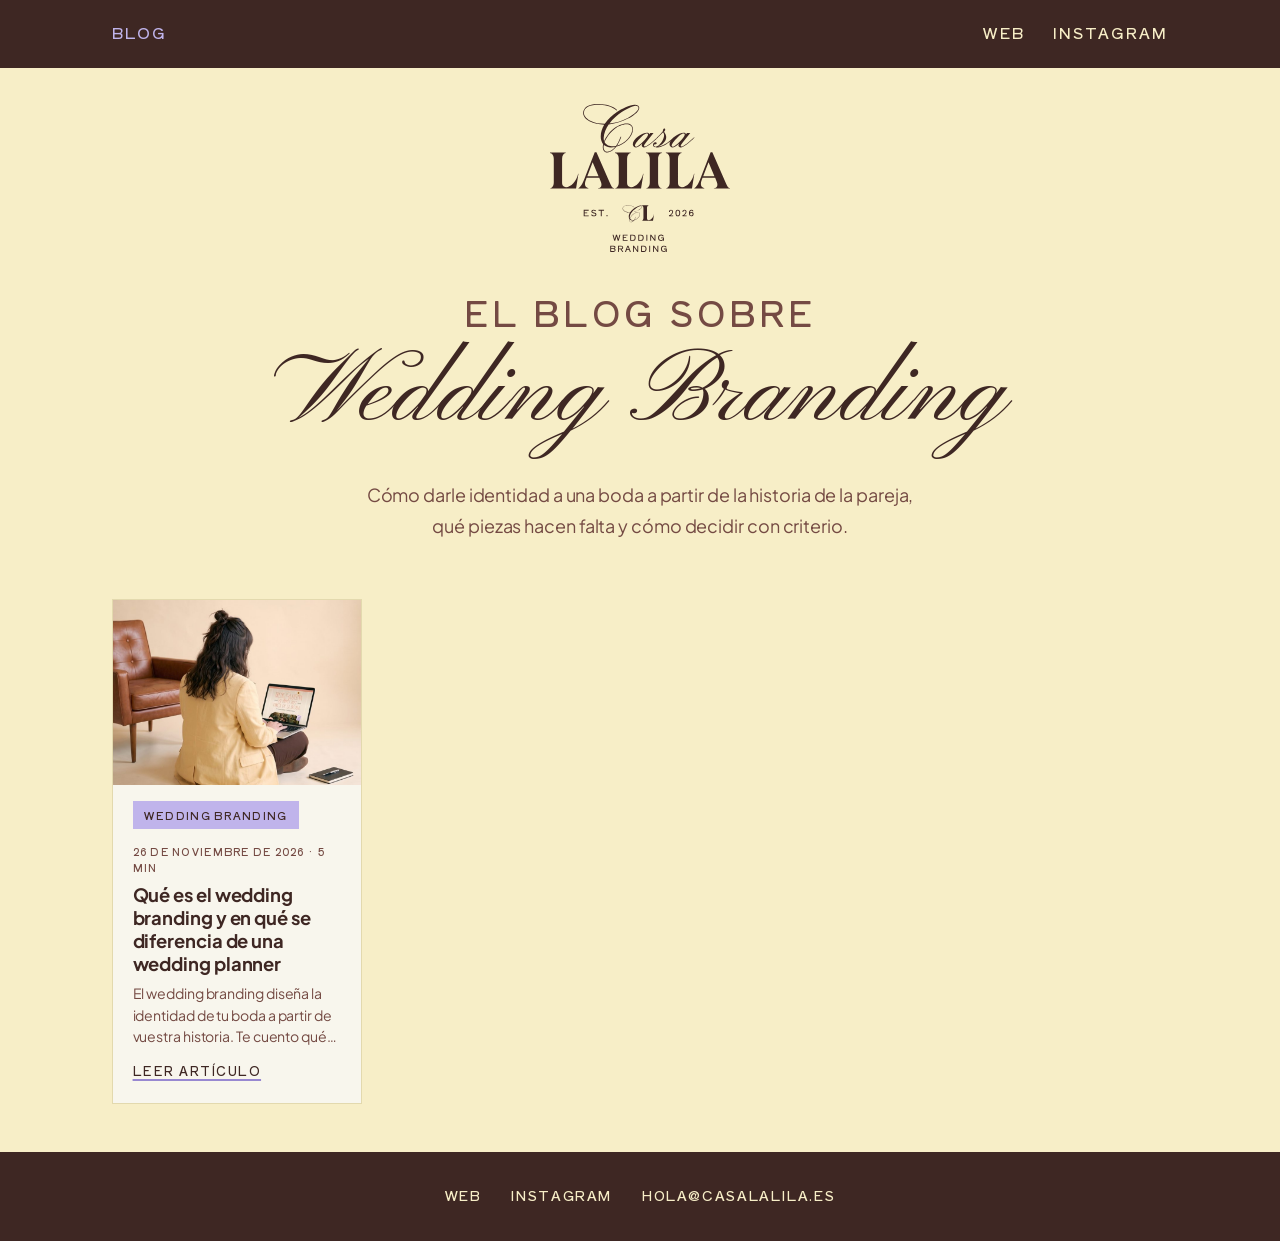
<file: index.html>
<!DOCTYPE html>
<html lang="es">
<head>
<meta charset="utf-8">
<meta name="viewport" content="width=device-width, initial-scale=1">
<title>Blog de wedding branding | Casa Lalila</title>
<meta name="description" content="Artículos sobre wedding branding: cómo darle identidad a tu boda a partir de vuestra historia, qué piezas necesitáis y cómo decidir con criterio.">
<link rel="canonical" href="https://blog.casalalila.es/">
<meta property="og:locale" content="es_ES">
<meta property="og:type" content="website">
<meta property="og:site_name" content="Casa Lalila">
<meta property="og:title" content="Blog de wedding branding | Casa Lalila">
<meta property="og:description" content="Artículos sobre wedding branding: cómo darle identidad a tu boda a partir de vuestra historia, qué piezas necesitáis y cómo decidir con criterio.">
<meta property="og:url" content="https://blog.casalalila.es/">
<meta property="og:image" content="https://blog.casalalila.es/img/og.png">
<meta name="twitter:card" content="summary_large_image">
<meta name="twitter:image" content="https://blog.casalalila.es/img/og.png">
<script type="module" src="https://static.cloudflareinsights.com/beacon.min.js" data-cf-beacon='{"token": "1945aec1911a4d668f0e3e09b186d6c2"}'></script>
<meta name="theme-color" content="#F7EEC7">
<link rel="alternate" type="application/rss+xml" title="Casa Lalila · Blog" href="https://blog.casalalila.es/feed.xml">
<link rel="icon" type="image/png" href="/img/favicon.png">
<link rel="apple-touch-icon" href="/img/apple-touch-icon.png">
<link rel="preload" href="/fuentes/jakarta-400.woff2" as="font" type="font/woff2" crossorigin>
<link rel="preload" href="/fuentes/shippori-400.woff2" as="font" type="font/woff2" crossorigin>
<link rel="stylesheet" href="/style.css">
<script type="application/ld+json">{"@context": "https://schema.org", "@type": "Blog", "name": "Casa Lalila · Blog", "description": "Artículos sobre wedding branding: cómo darle identidad a tu boda a partir de vuestra historia, qué piezas necesitáis y cómo decidir con criterio.", "url": "https://blog.casalalila.es/", "inLanguage": "es", "publisher": {"@type": "Organization", "name": "Casa Lalila", "url": "https://casalalila.es"}}</script>
</head>
<body>
<a class="saltar" href="#principal">Saltar al contenido</a>
<header class="cabecera">
  <div class="cabecera-int">
    <nav class="menu" aria-label="Blog">
      <a href="/" aria-current="page">Blog</a>
    </nav>
    <nav class="menu" aria-label="Enlaces de Casa Lalila">
      <a href="https://casalalila.es">Web</a>
      <a href="https://www.instagram.com/casa_lalila/">Instagram</a>
    </nav>
  </div>
</header>
<div class="marca-fila">
  <a class="logo" href="/" aria-label="Casa Lalila, wedding branding. Ir al inicio del blog"><img src="/img/logo-oscuro.svg" width="760" height="628" alt="Casa Lalila, wedding branding"></a>
</div>
<main id="principal">
<div class="contenedor portada">
  <section class="intro">
    <p class="etiqueta">El blog sobre</p>
    <h1><span class="manuscrita">Wedding Branding</span></h1>
    <p>Cómo darle identidad a una boda a partir de la historia de la pareja, qué piezas hacen falta y cómo decidir con criterio.</p>
  </section>
  <ul class="lista">
<li>
  <a class="miniatura" href="/que-es-el-wedding-branding/" tabindex="-1" aria-hidden="true"><img src="/img/que-es-wedding-branding.jpg" width="1200" height="630" alt="" loading="lazy"></a>
  <span class="chip">Wedding branding</span>
  <p class="meta"><time datetime="2026-11-26">26 de noviembre de 2026</time> · 5 min</p>
  <h2><a href="/que-es-el-wedding-branding/">Qué es el wedding branding y en qué se diferencia de una wedding planner</a></h2>
  <p>El wedding branding diseña la identidad de tu boda a partir de vuestra historia. Te cuento qué incluye y en qué se diferencia de una wedding planner.</p>
  <a class="leer" href="/que-es-el-wedding-branding/" aria-label="Leer: Qué es el wedding branding y en qué se diferencia de una wedding planner">Leer artículo</a>
</li>
  </ul>
  
</div>
</main>
<footer class="pie">
  <div class="contenedor">
    <nav aria-label="Pie">
      <a href="https://casalalila.es">Web</a>
      <a href="https://www.instagram.com/casa_lalila/">Instagram</a>
      <a href="mailto:hola@casalalila.es">hola@casalalila.es</a>
    </nav>
  </div>
</footer>
</body>
</html>
</file>
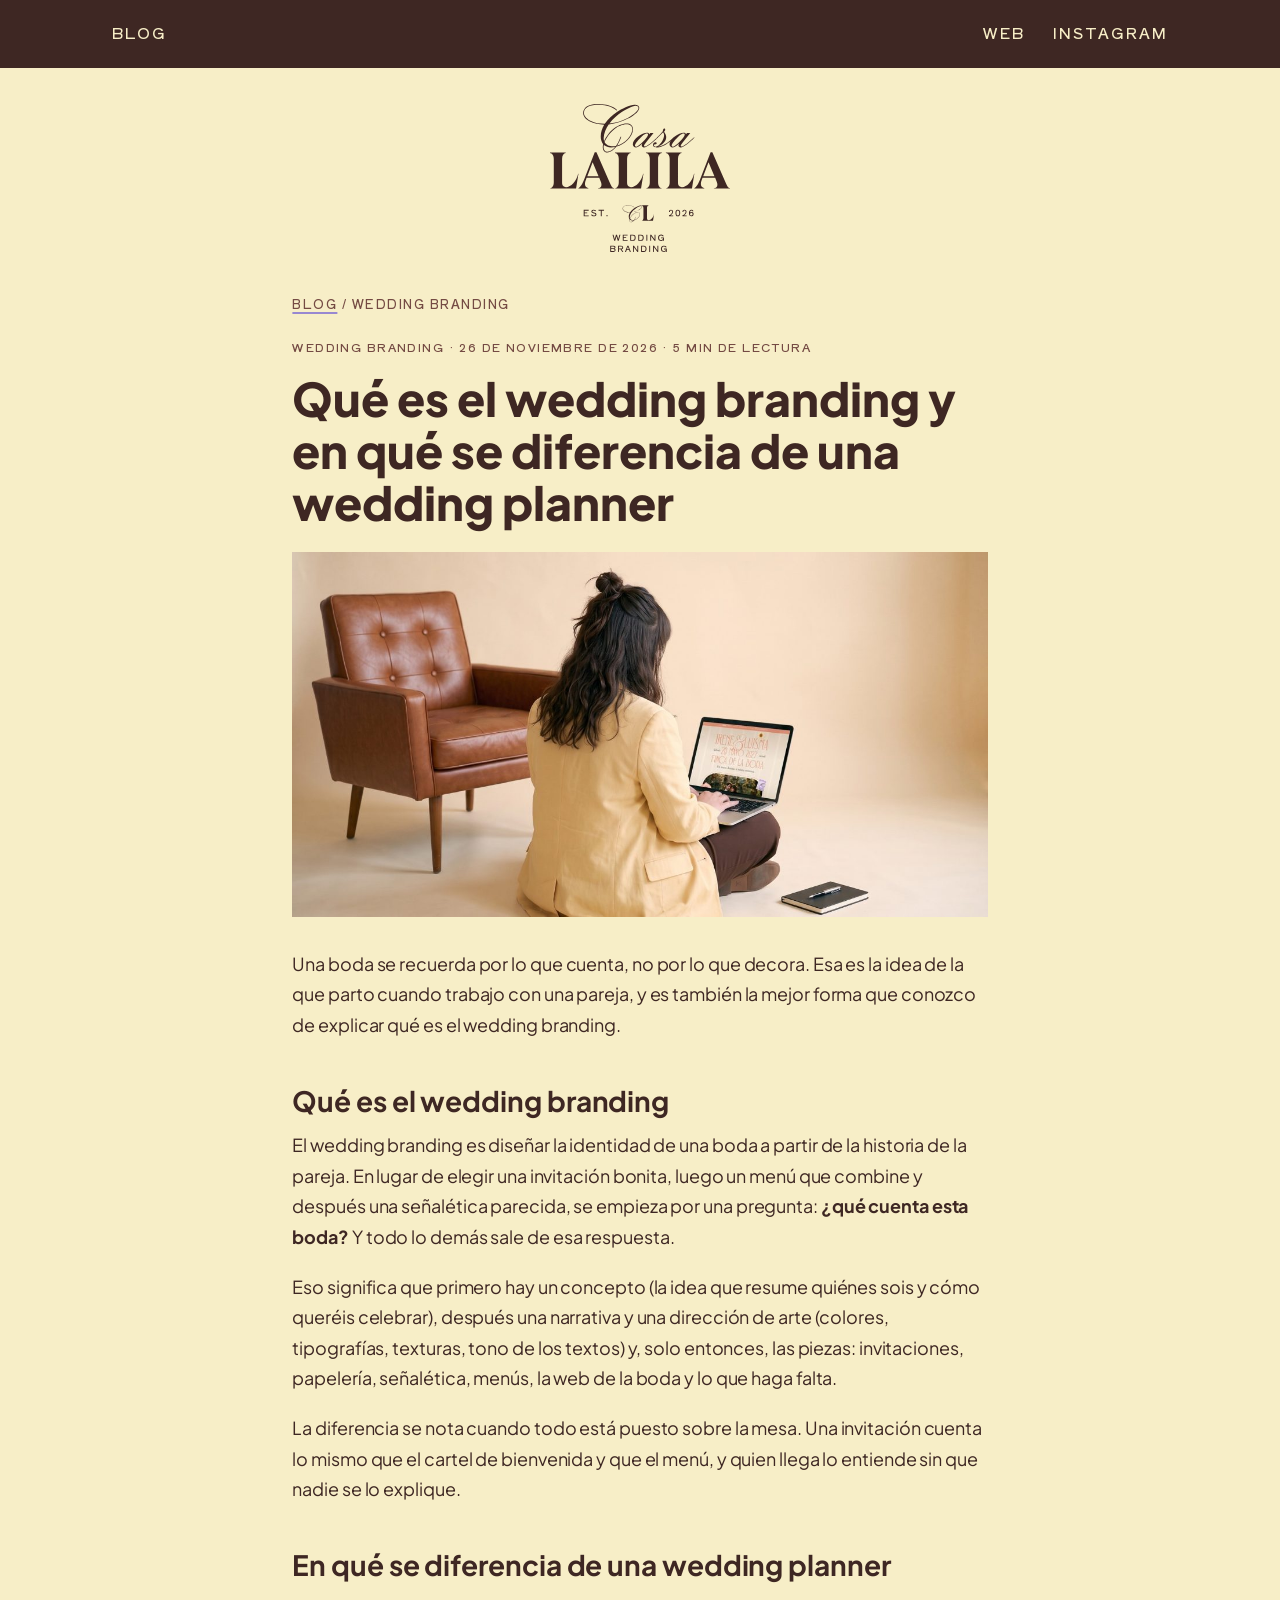
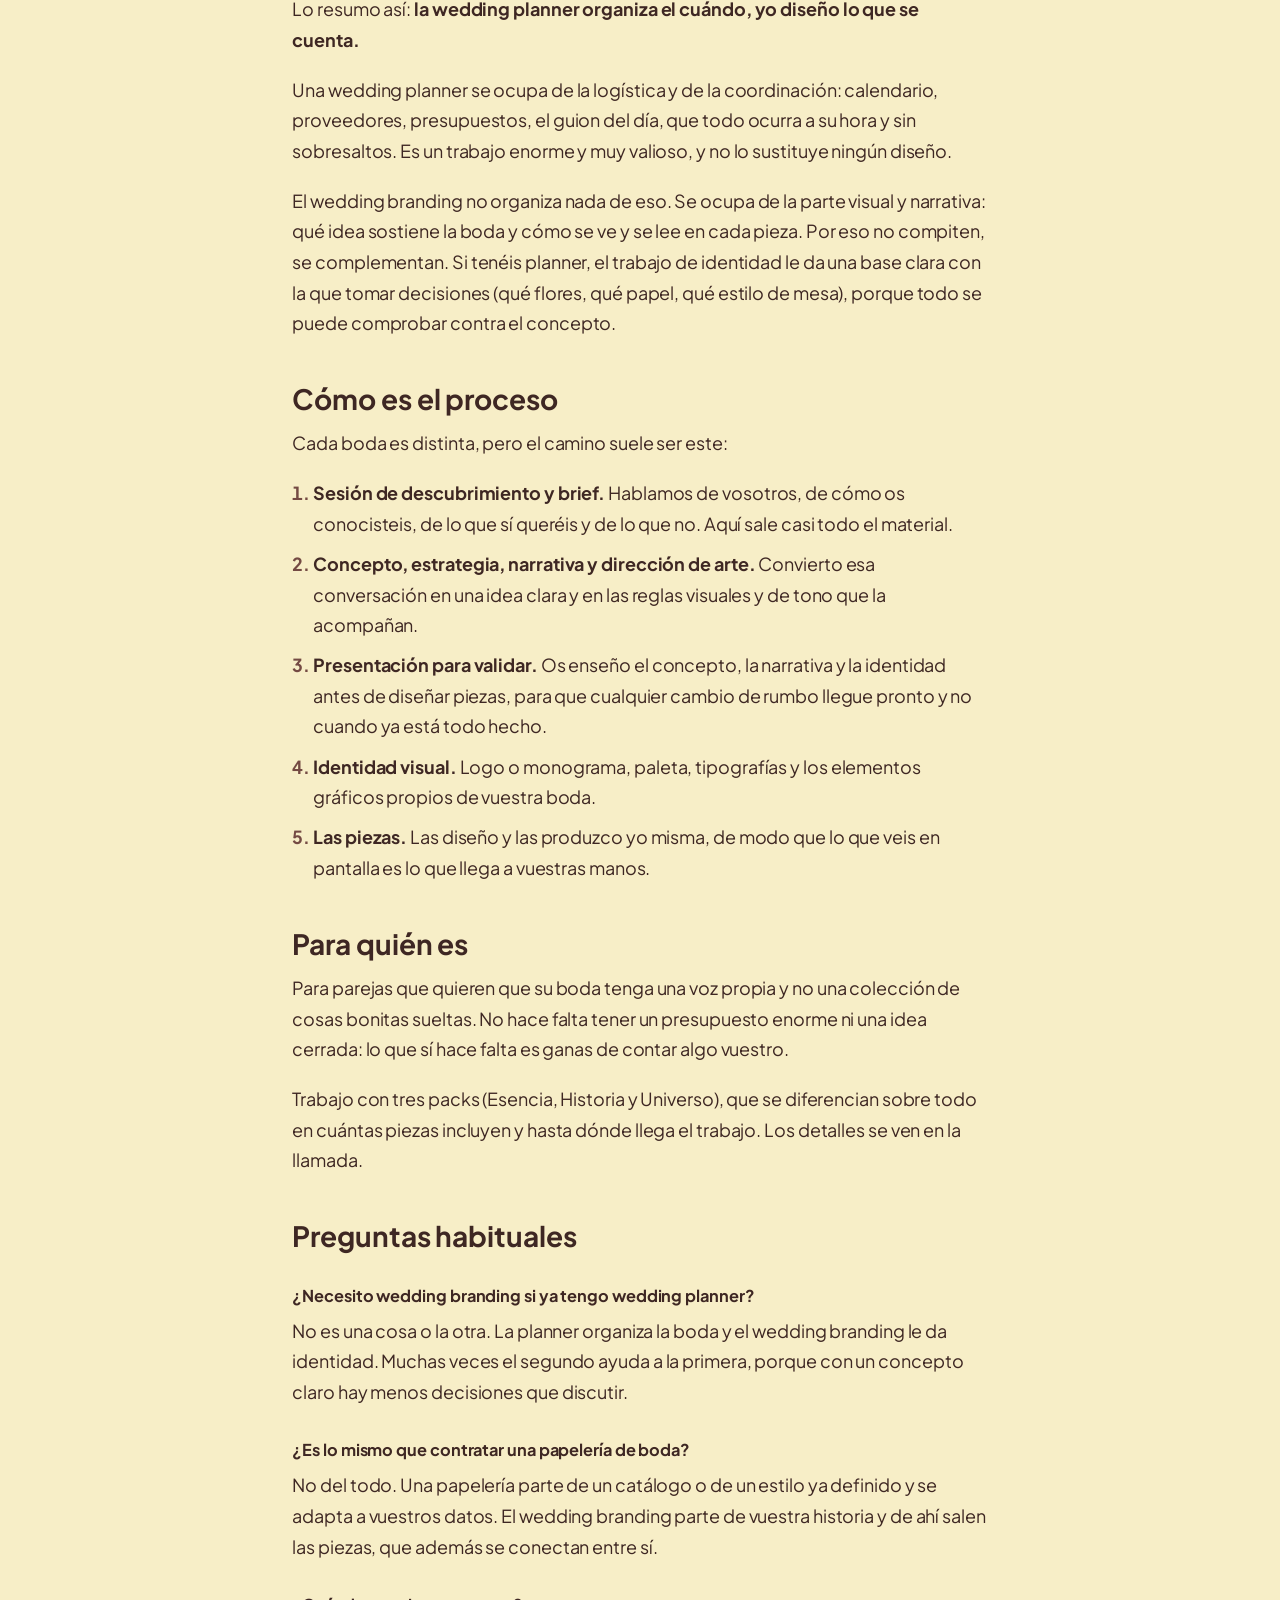
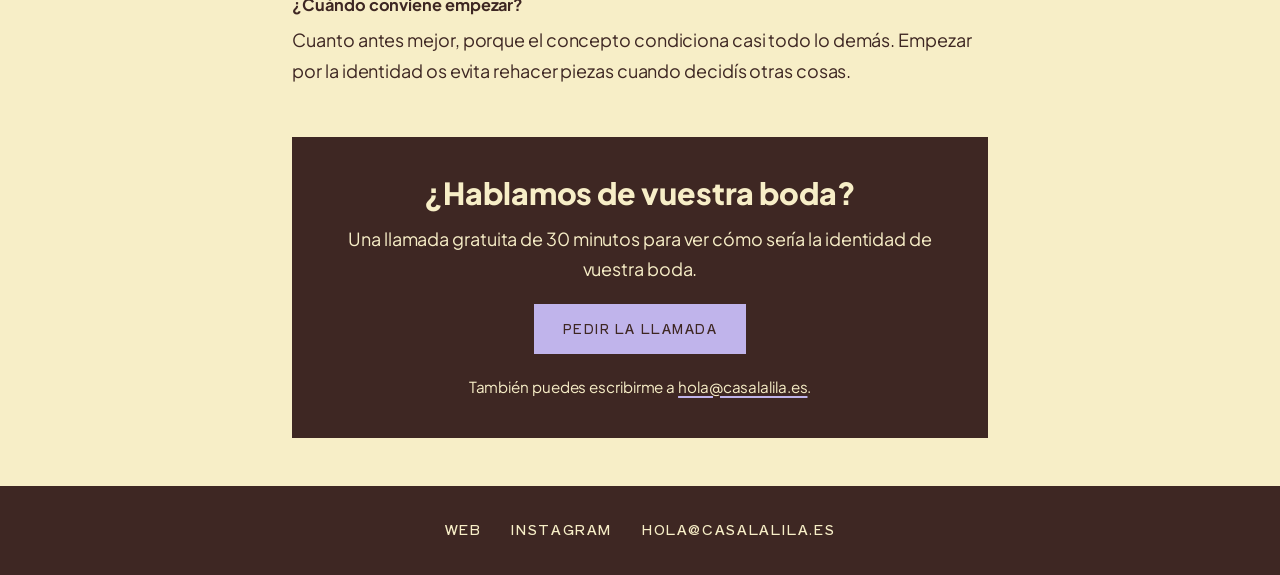
<file: que-es-el-wedding-branding/index.html>
<!DOCTYPE html>
<html lang="es">
<head>
<meta charset="utf-8">
<meta name="viewport" content="width=device-width, initial-scale=1">
<title>Wedding branding: qué es y en qué se diferencia de una planner</title>
<meta name="description" content="El wedding branding diseña la identidad de tu boda a partir de vuestra historia. Te cuento qué incluye y en qué se diferencia de una wedding planner.">
<link rel="canonical" href="https://blog.casalalila.es/que-es-el-wedding-branding/">
<meta property="og:locale" content="es_ES">
<meta property="og:type" content="article">
<meta property="og:site_name" content="Casa Lalila">
<meta property="og:title" content="Wedding branding: qué es y en qué se diferencia de una planner">
<meta property="og:description" content="El wedding branding diseña la identidad de tu boda a partir de vuestra historia. Te cuento qué incluye y en qué se diferencia de una wedding planner.">
<meta property="og:url" content="https://blog.casalalila.es/que-es-el-wedding-branding/">
<meta property="og:image" content="https://blog.casalalila.es/img/que-es-wedding-branding.jpg">
<meta name="twitter:card" content="summary_large_image">
<meta name="twitter:image" content="https://blog.casalalila.es/img/que-es-wedding-branding.jpg">
<script type="module" src="https://static.cloudflareinsights.com/beacon.min.js" data-cf-beacon='{"token": "1945aec1911a4d668f0e3e09b186d6c2"}'></script>
<meta name="theme-color" content="#F7EEC7">
<link rel="alternate" type="application/rss+xml" title="Casa Lalila · Blog" href="https://blog.casalalila.es/feed.xml">
<link rel="icon" type="image/png" href="/img/favicon.png">
<link rel="apple-touch-icon" href="/img/apple-touch-icon.png">
<link rel="preload" href="/fuentes/jakarta-400.woff2" as="font" type="font/woff2" crossorigin>
<link rel="preload" href="/fuentes/shippori-400.woff2" as="font" type="font/woff2" crossorigin>
<link rel="stylesheet" href="/style.css">
<script type="application/ld+json">{"@context": "https://schema.org", "@type": "Article", "headline": "Qué es el wedding branding y en qué se diferencia de una wedding planner", "description": "El wedding branding diseña la identidad de tu boda a partir de vuestra historia. Te cuento qué incluye y en qué se diferencia de una wedding planner.", "datePublished": "2026-11-26", "dateModified": "2026-11-26", "image": "https://blog.casalalila.es/img/que-es-wedding-branding.jpg", "inLanguage": "es", "mainEntityOfPage": "https://blog.casalalila.es/que-es-el-wedding-branding/", "author": {"@type": "Person", "name": "Irene", "url": "https://casalalila.es"}, "publisher": {"@type": "Organization", "name": "Casa Lalila", "url": "https://casalalila.es", "logo": {"@type": "ImageObject", "url": "https://blog.casalalila.es/img/logo-oscuro.png"}}}</script>
<script type="application/ld+json">{"@context": "https://schema.org", "@type": "BreadcrumbList", "itemListElement": [{"@type": "ListItem", "position": 1, "name": "Blog", "item": "https://blog.casalalila.es/"}, {"@type": "ListItem", "position": 2, "name": "Qué es el wedding branding y en qué se diferencia de una wedding planner", "item": "https://blog.casalalila.es/que-es-el-wedding-branding/"}]}</script>
<script type="application/ld+json">{"@context": "https://schema.org", "@type": "FAQPage", "mainEntity": [{"@type": "Question", "name": "¿Necesito wedding branding si ya tengo wedding planner?", "acceptedAnswer": {"@type": "Answer", "text": "No es una cosa o la otra. La planner organiza la boda y el wedding branding le da identidad. Muchas veces el segundo ayuda a la primera, porque con un concepto claro hay menos decisiones que discutir."}}, {"@type": "Question", "name": "¿Es lo mismo que contratar una papelería de boda?", "acceptedAnswer": {"@type": "Answer", "text": "No del todo. Una papelería parte de un catálogo o de un estilo ya definido y se adapta a vuestros datos. El wedding branding parte de vuestra historia y de ahí salen las piezas, que además se conectan entre sí."}}, {"@type": "Question", "name": "¿Cuándo conviene empezar?", "acceptedAnswer": {"@type": "Answer", "text": "Cuanto antes mejor, porque el concepto condiciona casi todo lo demás. Empezar por la identidad os evita rehacer piezas cuando decidís otras cosas."}}]}</script>
</head>
<body>
<a class="saltar" href="#principal">Saltar al contenido</a>
<header class="cabecera">
  <div class="cabecera-int">
    <nav class="menu" aria-label="Blog">
      <a href="/">Blog</a>
    </nav>
    <nav class="menu" aria-label="Enlaces de Casa Lalila">
      <a href="https://casalalila.es">Web</a>
      <a href="https://www.instagram.com/casa_lalila/">Instagram</a>
    </nav>
  </div>
</header>
<div class="marca-fila">
  <a class="logo" href="/" aria-label="Casa Lalila, wedding branding. Ir al inicio del blog"><img src="/img/logo-oscuro.svg" width="760" height="628" alt="Casa Lalila, wedding branding"></a>
</div>
<main id="principal">
<div class="contenedor">
  <nav class="migas" aria-label="Migas de pan"><a href="/">Blog</a> / Wedding branding</nav>
  <article>
    <header class="entrada-cabecera">
      <p class="meta">Wedding branding · <time datetime="2026-11-26">26 de noviembre de 2026</time> · 5 min de lectura</p>
      <h1>Qué es el wedding branding y en qué se diferencia de una wedding planner</h1>
    </header>
    <figure class="portada-articulo"><img src="/img/que-es-wedding-branding.jpg" width="1200" height="630" alt="Mujer sentada en el suelo, de espaldas, trabajando con un portátil junto a un sillón de cuero marrón, sobre un fondo color melocotón" fetchpriority="high"></figure>
    <div class="contenido">
<p>Una boda se recuerda por lo que cuenta, no por lo que decora. Esa es la idea de la que parto cuando trabajo con una pareja, y es también la mejor forma que conozco de explicar qué es el wedding branding.</p>
<h2>Qué es el wedding branding</h2>
<p>El wedding branding es diseñar la identidad de una boda a partir de la historia de la pareja. En lugar de elegir una invitación bonita, luego un menú que combine y después una señalética parecida, se empieza por una pregunta: <strong>¿qué cuenta esta boda?</strong> Y todo lo demás sale de esa respuesta.</p>
<p>Eso significa que primero hay un concepto (la idea que resume quiénes sois y cómo queréis celebrar), después una narrativa y una dirección de arte (colores, tipografías, texturas, tono de los textos) y, solo entonces, las piezas: invitaciones, papelería, señalética, menús, la web de la boda y lo que haga falta.</p>
<p>La diferencia se nota cuando todo está puesto sobre la mesa. Una invitación cuenta lo mismo que el cartel de bienvenida y que el menú, y quien llega lo entiende sin que nadie se lo explique.</p>
<h2>En qué se diferencia de una wedding planner</h2>
<p>Lo resumo así: <strong>la wedding planner organiza el cuándo, yo diseño lo que se cuenta.</strong></p>
<p>Una wedding planner se ocupa de la logística y de la coordinación: calendario, proveedores, presupuestos, el guion del día, que todo ocurra a su hora y sin sobresaltos. Es un trabajo enorme y muy valioso, y no lo sustituye ningún diseño.</p>
<p>El wedding branding no organiza nada de eso. Se ocupa de la parte visual y narrativa: qué idea sostiene la boda y cómo se ve y se lee en cada pieza. Por eso no compiten, se complementan. Si tenéis planner, el trabajo de identidad le da una base clara con la que tomar decisiones (qué flores, qué papel, qué estilo de mesa), porque todo se puede comprobar contra el concepto.</p>
<h2>Cómo es el proceso</h2>
<p>Cada boda es distinta, pero el camino suele ser este:</p>
<ol>
<li><strong>Sesión de descubrimiento y brief.</strong> Hablamos de vosotros, de cómo os conocisteis, de lo que sí queréis y de lo que no. Aquí sale casi todo el material.</li>
<li><strong>Concepto, estrategia, narrativa y dirección de arte.</strong> Convierto esa conversación en una idea clara y en las reglas visuales y de tono que la acompañan.</li>
<li><strong>Presentación para validar.</strong> Os enseño el concepto, la narrativa y la identidad antes de diseñar piezas, para que cualquier cambio de rumbo llegue pronto y no cuando ya está todo hecho.</li>
<li><strong>Identidad visual.</strong> Logo o monograma, paleta, tipografías y los elementos gráficos propios de vuestra boda.</li>
<li><strong>Las piezas.</strong> Las diseño y las produzco yo misma, de modo que lo que veis en pantalla es lo que llega a vuestras manos.</li>
</ol>
<h2>Para quién es</h2>
<p>Para parejas que quieren que su boda tenga una voz propia y no una colección de cosas bonitas sueltas. No hace falta tener un presupuesto enorme ni una idea cerrada: lo que sí hace falta es ganas de contar algo vuestro.</p>
<p>Trabajo con tres packs (Esencia, Historia y Universo), que se diferencian sobre todo en cuántas piezas incluyen y hasta dónde llega el trabajo. Los detalles se ven en la llamada.</p>
<h2>Preguntas habituales</h2>
<h3>¿Necesito wedding branding si ya tengo wedding planner?</h3>
<p>No es una cosa o la otra. La planner organiza la boda y el wedding branding le da identidad. Muchas veces el segundo ayuda a la primera, porque con un concepto claro hay menos decisiones que discutir.</p>
<h3>¿Es lo mismo que contratar una papelería de boda?</h3>
<p>No del todo. Una papelería parte de un catálogo o de un estilo ya definido y se adapta a vuestros datos. El wedding branding parte de vuestra historia y de ahí salen las piezas, que además se conectan entre sí.</p>
<h3>¿Cuándo conviene empezar?</h3>
<p>Cuanto antes mejor, porque el concepto condiciona casi todo lo demás. Empezar por la identidad os evita rehacer piezas cuando decidís otras cosas.</p>
    </div>
    <section class="llamada" aria-label="Llamada gratuita">
      <h2 class="manuscrita">¿Hablamos de vuestra boda?</h2>
      <p>Una llamada gratuita de 30 minutos para ver cómo sería la identidad de vuestra boda.</p>
      <p><a class="boton" href="https://api.whatsapp.com/message/75X7JVNF7A4RE1?autoload=1&amp;app_absent=0">Pedir la llamada</a></p>
      <p>También puedes escribirme a <a href="mailto:hola@casalalila.es">hola@casalalila.es</a>.</p>
    </section>
    
  </article>
  
</div>
</main>
<footer class="pie">
  <div class="contenedor">
    <nav aria-label="Pie">
      <a href="https://casalalila.es">Web</a>
      <a href="https://www.instagram.com/casa_lalila/">Instagram</a>
      <a href="mailto:hola@casalalila.es">hola@casalalila.es</a>
    </nav>
  </div>
</footer>
</body>
</html>
</file>
<file: style.css>
/* Casa Lalila · Blog
   Colores de la web: marrón #3E2723, lila #C0B4EB, mantequilla #F7EEC7, marrón cálido #744A43, hueso #F8F6ED.
   Tipografías: Plus Jakarta Sans (títulos y textos), Shippori Antique B1 (etiquetas y menú, siempre en mayúsculas y con espaciado) y Pinyon Script (solo un acento puntual).
   Los .woff2 están en /fuentes/ (convertidos desde los archivos de la marca), sin llamadas a Google. */

@font-face { font-family: "Plus Jakarta Sans"; font-weight: 400; font-style: normal; font-display: swap; src: url("/fuentes/jakarta-400.woff2") format("woff2"); }
@font-face { font-family: "Plus Jakarta Sans"; font-weight: 400; font-style: italic; font-display: swap; src: url("/fuentes/jakarta-400i.woff2") format("woff2"); }
@font-face { font-family: "Plus Jakarta Sans"; font-weight: 600; font-style: normal; font-display: swap; src: url("/fuentes/jakarta-600.woff2") format("woff2"); }
@font-face { font-family: "Plus Jakarta Sans"; font-weight: 700; font-style: normal; font-display: swap; src: url("/fuentes/jakarta-700.woff2") format("woff2"); }
@font-face { font-family: "Plus Jakarta Sans"; font-weight: 800; font-style: normal; font-display: swap; src: url("/fuentes/jakarta-800.woff2") format("woff2"); }
@font-face { font-family: "Shippori Antique B1"; font-weight: 400; font-style: normal; font-display: swap; src: url("/fuentes/shippori-400.woff2") format("woff2"); }
@font-face { font-family: "Pinyon Script"; font-weight: 400; font-style: normal; font-display: swap; src: url("/fuentes/pinyon-400.woff2") format("woff2"); }

:root {
  --marron: #3E2723;
  --marron-calido: #744A43;
  --lila: #C0B4EB;
  --lila-oscuro: #9888d1;
  --mantequilla: #F7EEC7;
  --hueso: #F8F6ED;
  --borde: #e3d9ae;
  --titulos: "Plus Jakarta Sans", "Avenir Next", "Segoe UI", system-ui, sans-serif;
  --texto: "Plus Jakarta Sans", "Avenir Next", "Segoe UI", system-ui, sans-serif;
  --etiquetas: "Shippori Antique B1", Georgia, "Times New Roman", serif;
  --manuscrita: "Pinyon Script", "Snell Roundhand", cursive;
}

* { box-sizing: border-box; }
html { scroll-behavior: smooth; }
body {
  margin: 0;
  background: var(--mantequilla);
  color: var(--marron);
  font-family: var(--texto);
  font-size: 18px;
  line-height: 1.7;
  letter-spacing: -.005em;
  -webkit-font-smoothing: antialiased;
}

a { color: var(--marron); text-decoration-color: var(--lila-oscuro); text-decoration-thickness: 2px; text-underline-offset: 3px; }
a:hover { text-decoration-color: var(--marron); }
:focus-visible { outline: 3px solid var(--lila-oscuro); outline-offset: 3px; }

.saltar { position: absolute; left: -999px; top: 0; background: var(--lila); color: var(--marron); padding: .6rem 1rem; z-index: 10; }
.saltar:focus { left: 0; }

.contenedor { max-width: 740px; margin: 0 auto; padding: 0 1.4rem; }

/* Cabecera: barra marrón con Blog a la izquierda y Web e Instagram a la derecha; el logo va debajo, sobre el amarillo */
.cabecera { background: var(--marron); color: var(--mantequilla); }
.cabecera-int { max-width: 1100px; margin: 0 auto; padding: .95rem 1.4rem; display: flex; justify-content: space-between; align-items: center; gap: 1rem; }
.menu { display: flex; gap: 1.8rem; font-size: .95rem; letter-spacing: .07em; text-transform: uppercase; }
.menu a { color: var(--mantequilla); text-decoration: none; padding: .3rem 0; border-bottom: 2px solid transparent; }
.menu a:hover { border-bottom-color: var(--lila); }
.menu a[aria-current] { color: var(--lila); }
.cabecera :focus-visible { outline-color: var(--lila); }
.marca-fila { text-align: center; padding: 2.2rem 1.4rem 0; }
.logo { display: inline-block; line-height: 0; }
.logo img { height: 150px; width: auto; display: block; }

/* Portada del blog */
.intro { padding: 2rem 0 1.8rem; text-align: center; }
.etiqueta { font-family: var(--etiquetas); font-weight: 400; font-size: clamp(1.35rem, 4.6vw, 2.15rem); line-height: 1.1; letter-spacing: .12em; text-transform: uppercase; color: var(--marron-calido); margin: 0; position: relative; z-index: 1; }
.intro h1 { margin: 0 0 1.6rem; font-weight: 400; line-height: 1; }
.intro h1 .manuscrita { display: block; font-family: var(--manuscrita); font-size: clamp(2.5rem, 11.5vw, 6.4rem); line-height: 1.15; margin-top: .05em; position: relative; z-index: 2; }
.intro p { margin: 0 auto; color: var(--marron-calido); max-width: 32em; }

.lista { list-style: none; padding: 0; margin: 1.8rem 0 3rem; display: grid; grid-template-columns: repeat(4, minmax(0, 1fr)); gap: 1.2rem; }
.lista li { background: var(--hueso); border: 1px solid var(--borde); padding: 1.1rem 1.2rem 1.3rem; display: flex; flex-direction: column; }
.chip { display: inline-block; background: var(--lila); color: var(--marron); font-size: .68rem; font-weight: 700; letter-spacing: .09em; text-transform: uppercase; padding: .3rem .7rem; margin-bottom: .9rem; }
.lista h2 { font-family: var(--titulos); font-weight: 700; font-size: 1.15rem; line-height: 1.25; margin: 0 0 .5rem; }
.lista h2 a { text-decoration: none; }
.lista h2 a:hover { text-decoration: underline; text-decoration-color: var(--lila-oscuro); }
.lista p { margin: 0 0 .9rem; color: var(--marron-calido); font-size: .88rem; line-height: 1.5; display: -webkit-box; -webkit-line-clamp: 3; -webkit-box-orient: vertical; overflow: hidden; }
.lista .leer { margin-top: auto; }
.lista .chip { align-self: flex-start; }
.lista .meta { font-size: .66rem; letter-spacing: .05em; text-transform: uppercase; color: var(--marron-calido); margin: 0 0 .5rem; }
.leer { font-size: .78rem; font-weight: 700; letter-spacing: .09em; text-transform: uppercase; }

/* Imágenes */
.portada-articulo { margin: 0 0 2rem; }
.portada-articulo img { display: block; width: 100%; height: auto; }
.lista li .miniatura { display: block; margin: -1.1rem -1.2rem 1rem; line-height: 0; }
.lista li .miniatura img { width: 100%; height: auto; aspect-ratio: 4 / 3; object-fit: cover; display: block; }
.contenedor.portada { max-width: 1100px; }
.portada .newsletter { max-width: 740px; margin-left: auto; margin-right: auto; }

/* Entrada */
.migas { font-size: .78rem; letter-spacing: .08em; text-transform: uppercase; color: var(--marron-calido); padding: 2rem 0 0; }
.migas a { color: var(--marron-calido); }
.entrada-cabecera { padding: 1.4rem 0 1.4rem; }
.entrada-cabecera .meta { font-size: .74rem; font-weight: 700; letter-spacing: .1em; text-transform: uppercase; color: var(--marron-calido); margin: 0 0 1rem; }
.entrada-cabecera h1 { font-family: var(--titulos); font-weight: 800; font-size: clamp(2rem, 5.4vw, 2.9rem); line-height: 1.12; margin: 0; letter-spacing: 0; }

.contenido h2 { font-family: var(--titulos); font-weight: 700; font-size: 1.75rem; line-height: 1.2; margin: 2.7rem 0 .8rem; }
.contenido h3 { font-family: var(--texto); font-weight: 700; font-size: 1.02rem; margin: 1.8rem 0 .4rem; }
.contenido p { margin: 0 0 1.2rem; }
.contenido ol, .contenido ul { padding-left: 1.3rem; margin: 0 0 1.4rem; }
.contenido li { margin-bottom: .6rem; }
.contenido li::marker { color: var(--marron-calido); font-weight: 700; }
.contenido strong { font-weight: 700; }
.contenido blockquote { margin: 2rem 0; padding: .2rem 0 .2rem 1.4rem; border-left: 4px solid var(--lila); font-style: italic; font-size: 1.35rem; line-height: 1.4; }
.contenido img { max-width: 100%; height: auto; }

.llamada { background: var(--marron); color: var(--mantequilla); padding: 2.4rem 2rem; margin: 3.2rem 0 1.5rem; text-align: center; }
.llamada .manuscrita { display: block; font-family: var(--titulos); font-size: 1.9rem; line-height: 1.15; margin: 0 0 .8rem; font-weight: 800; }
.llamada p { margin: 0 0 1.2rem; }
.llamada p:last-child { margin: 0; font-size: .95rem; }
.llamada a { color: var(--mantequilla); text-decoration-color: var(--lila); }
.boton { display: inline-block; background: var(--lila); color: var(--marron) !important; text-decoration: none !important; padding: .9rem 1.8rem; font-size: .8rem; font-weight: 700; letter-spacing: .1em; text-transform: uppercase; }
.boton:hover { background: var(--mantequilla); }

.newsletter { background: var(--hueso); border: 1px solid var(--borde); padding: 1.6rem 1.8rem; margin: 1.5rem 0; }

.autora { border-top: 1px solid var(--borde); padding: 1.6rem 0 0; margin: 2rem 0 3rem; font-size: .95rem; color: var(--marron-calido); }
.autora p { margin: 0; }
.autora strong { color: var(--marron); }

.relacionadas { margin: 0 0 3rem; }
.relacionadas h2 { font-family: var(--titulos); font-weight: 700; font-size: 1.4rem; margin: 0 0 .8rem; }
.relacionadas ul { list-style: none; padding: 0; margin: 0; }
.relacionadas li { margin-bottom: .5rem; }

/* Pie */
.pie { background: var(--marron); color: var(--mantequilla); padding: 2rem 0; font-size: .9rem; margin-top: 3rem; text-align: center; }
.pie a { color: var(--mantequilla); text-decoration-color: var(--lila); }
.pie nav { display: flex; gap: 1.8rem; flex-wrap: wrap; justify-content: center; font-size: .85rem; letter-spacing: .07em; text-transform: uppercase; }
.pie nav a { text-decoration: none; border-bottom: 2px solid transparent; }
.pie nav a:hover { border-bottom-color: var(--lila); }

@media (max-width: 1000px) { .lista { grid-template-columns: repeat(2, minmax(0, 1fr)); } }
@media (max-width: 620px) {
  body { font-size: 17px; }
  .cabecera-int { padding: .7rem 1rem; gap: .5rem; }
  .marca-fila { padding-top: 1.6rem; }
  .logo img { height: 112px; }
  .menu { gap: 1rem; font-size: .8rem; }
  .lista { grid-template-columns: 1fr; }
  .llamada { padding: 2rem 1.3rem; }
}
@media (prefers-reduced-motion: reduce) { html { scroll-behavior: auto; } }

/* Shippori: menú, etiquetas, fechas y botones (siempre mayúsculas con espaciado) */
.menu,
.chip,
.lista .meta,
.leer,
.migas,
.entrada-cabecera .meta,
.boton,
.pie nav { font-family: var(--etiquetas); font-weight: 400; text-transform: uppercase; letter-spacing: .12em; }
</file>
